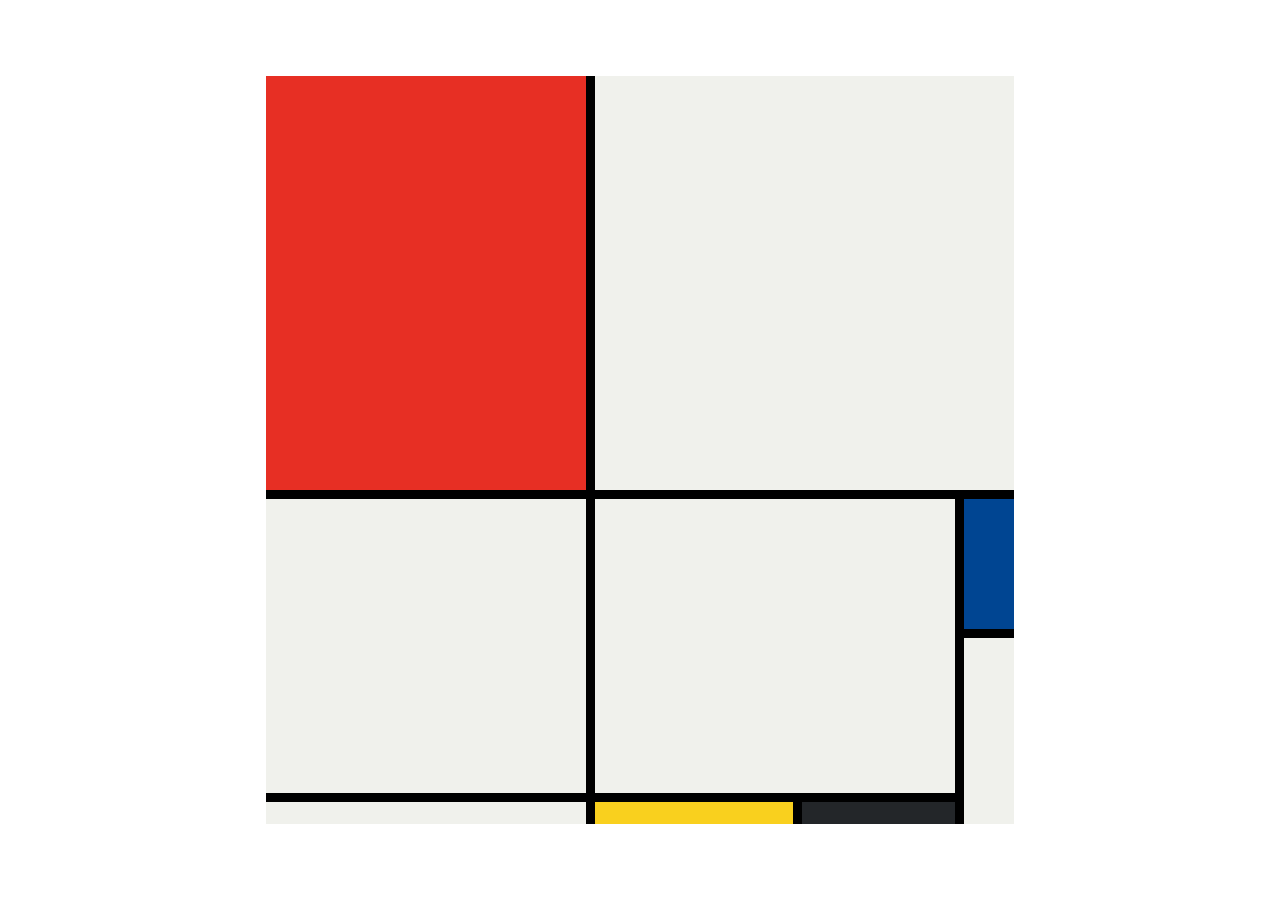
<file: Mondrian Grid/index.html>
<!DOCTYPE html>
<html lang="en">

<head>
  <meta charset="UTF-8">
  <meta name="viewport" content="width=device-width, initial-scale=1.0">
  <title>Mondrian Project</title>
  <style>
    /* 
    Gap Colour: #000
    White: #F0F1EC
    Red: #E72F24
    Black: #232629
    Blue: #004592
    Yellow: #F9D01E

    */
    body {
      display: flex;
      justify-content: center;
      align-items: center;
      height: 100vh;
      margin: 0;
      padding: 0;
    }
    
    .grid-container{
      display : grid;
      justify-self: center;
      background-color: #000;
      height: 748px;
      width: 748px;
      grid-template-columns: 320px 198px 153px 50px;
      grid-template-rows: 414px 130px 155px 22px;
      gap: 9px;
    }

    .red{
      background-color: #E72F24;
      grid-area: 1 / 1 / 2 / 2;
    }
    
    .yellow{
      background-color: #F9D01E;
      grid-area: 4 / 2 / 5 / 3;

    }
    .blue{
      background-color: #004592;
      grid-area: 2 / 4 / 3 / 5;
      border-bottom-width: 10px;
    }
    .white-1{
      background-color:#F0F1EC;
      grid-area: 1 / 2 / 2  / 5;
    }
    .white-2{
      background-color:#F0F1EC;
      grid-area: 2 / 1 / 4  / 2;
    }
    .white-3{
      background-color:#F0F1EC;
      grid-area: 2 / 2 / 4 / 4;
    }
    .white-4{
      background-color:#F0F1EC;
      grid-area: 4 / 1 / 5  / 2;

    }
    .white-5{
      background-color:#F0F1EC;
      grid-area: 3 / 4 / 5 / 5;
    }
    .black{
      background-color: #232629;
      grid-area: 4 /3 / 5 / 4;
    }
    

  </style>
</head>

<body>
  <div class = "grid-container">
    <div class = "red"></div>
    <div class = "white-1"></div>
    <div class = "white-2"></div>
    <div class = "white-3"></div>
    <div class = "white-4"></div>
    <div class = "white-5"></div>
    <div class = "black"></div>
    <div class = "blue"></div>
    <div class = "yellow"></div>
    <div class = "gap"></div>
  </div>

</body>

</html>
</file>
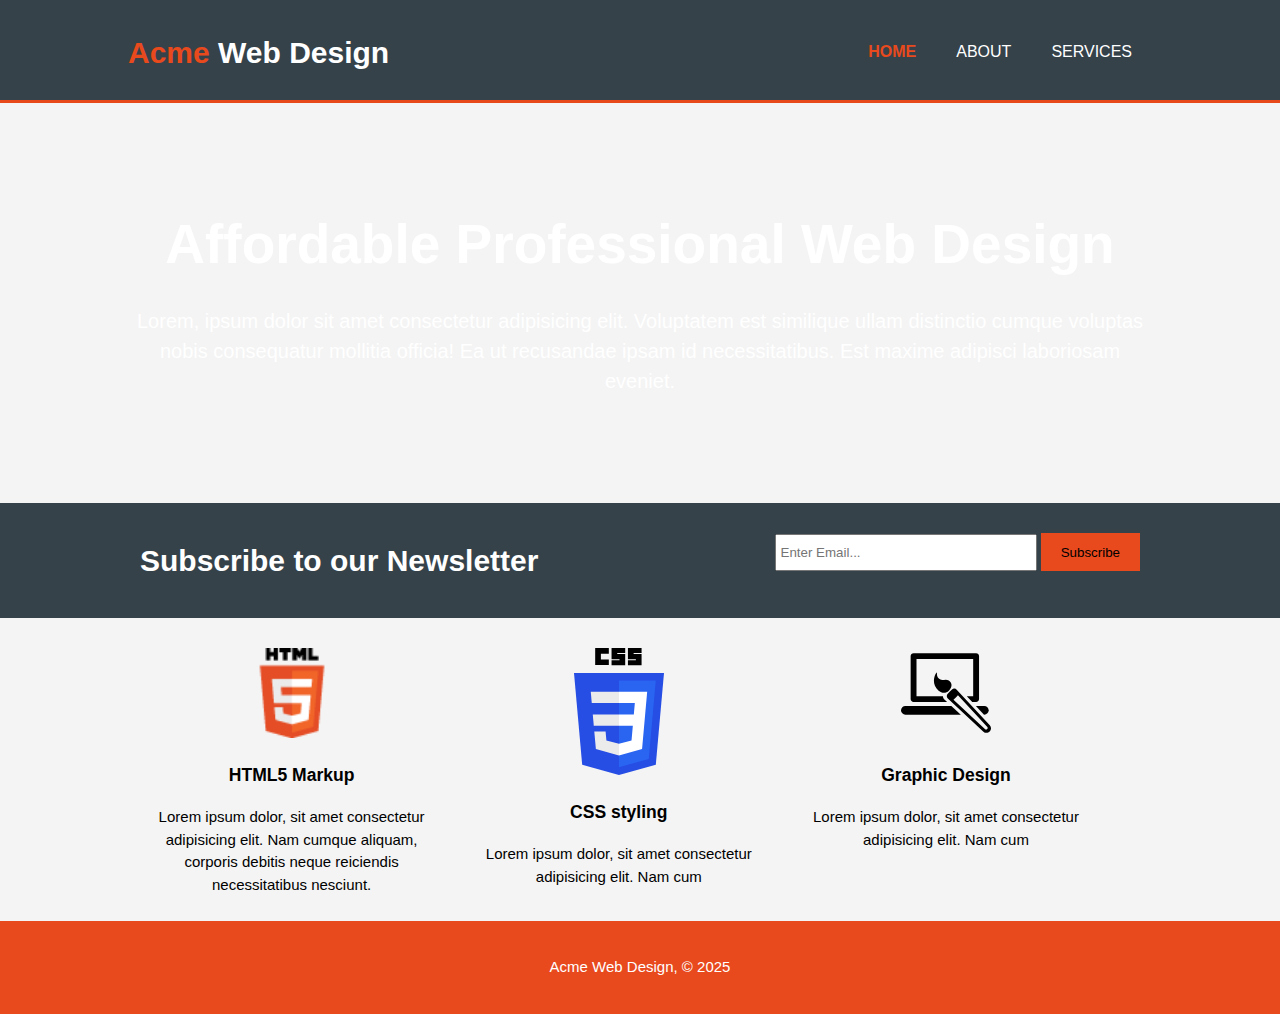
<file: dummy-websites/website-1/index.html>
<!DOCTYPE html>
<html lang="en">
<head>
    <meta charset="UTF-8">
    <meta http-equiv="X-UA-Compatible" content="IE=edge">
    <meta name="viewport" content="width=device-width, initial-scale=1.0">
    <meta name ="keywords" content="web design, affordable web design">
    <title>Acme Web Design | Welcome</title>
    <link rel="stylesheet" href="styles.css">
</head>

<body>
    <header> 
        <div class="container">
            <div id="branding">
                <h1><span class = "highlight">Acme</span> Web Design</h1>
            </div>
            <nav>
                <ul>
                    <li class = "current"><a href ="index.html">Home</a></li>
                    <li><a href ="about.html">About</a></li>
                    <li><a href ="services.html">Services</a></li>
                </ul>
            </nav>
        </div>
    </header>

    <section id ="showcase">
        <div class ="container">
            <h1>Affordable Professional Web Design</h1>
            <p>Lorem, ipsum dolor sit amet consectetur adipisicing elit. 
                Voluptatem est similique ullam distinctio cumque voluptas nobis consequatur mollitia officia! 
                Ea ut recusandae ipsam id necessitatibus. 
                Est maxime adipisci laboriosam eveniet.</p>
        </div>
    </section>

    <section id = "newsletter">
        <div class="container">
            <h1>Subscribe to our Newsletter</h1>
            <form>
                <input type ="email" placeholder = "Enter Email...">
                <button type = "submit" class = button1>Subscribe</button>
            </form>
        </div>
    </section>

    <section id = "boxes">
        <div class="container">
            <div class="box">
                <img src = "images/html.png">
                <h3>HTML5 Markup</h3>
                <p>Lorem ipsum dolor, sit amet consectetur adipisicing elit. 
                    Nam cumque aliquam, corporis debitis neque reiciendis necessitatibus nesciunt.
            </div>

            <div class="box">
                <img src = "images/css.svg">
                <h3>CSS styling</h3>
                <p>Lorem ipsum dolor, sit amet consectetur adipisicing elit. 
                    Nam cum 
            </div>

            <div class="box">
                <img src = "images/brush.svg">
                <h3>Graphic Design</h3>
                <p>Lorem ipsum dolor, sit amet consectetur adipisicing elit. 
                    Nam cum
            </div>
        </div>
    </section>

    <footer>
        <p>
            Acme Web Design, &copy; 2025
        </p>
    </footer>


</body>
</html>
</file>
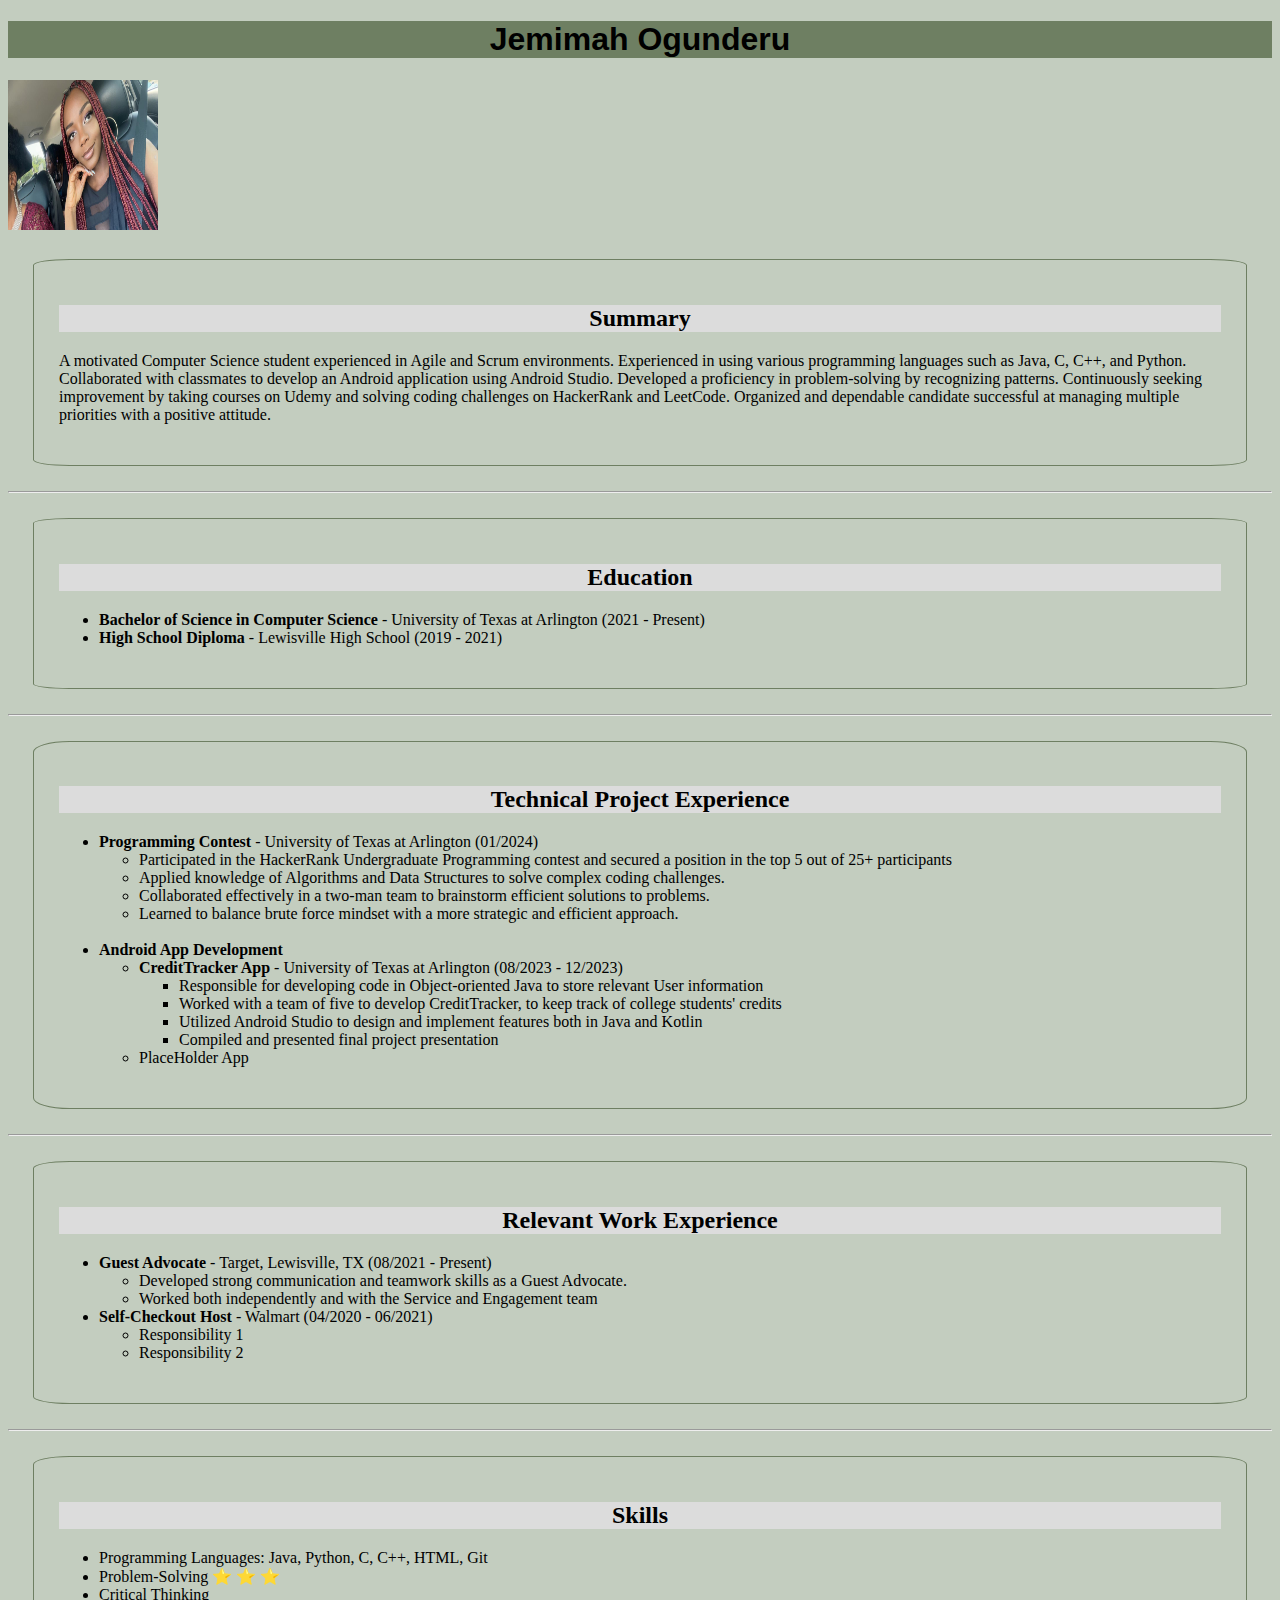
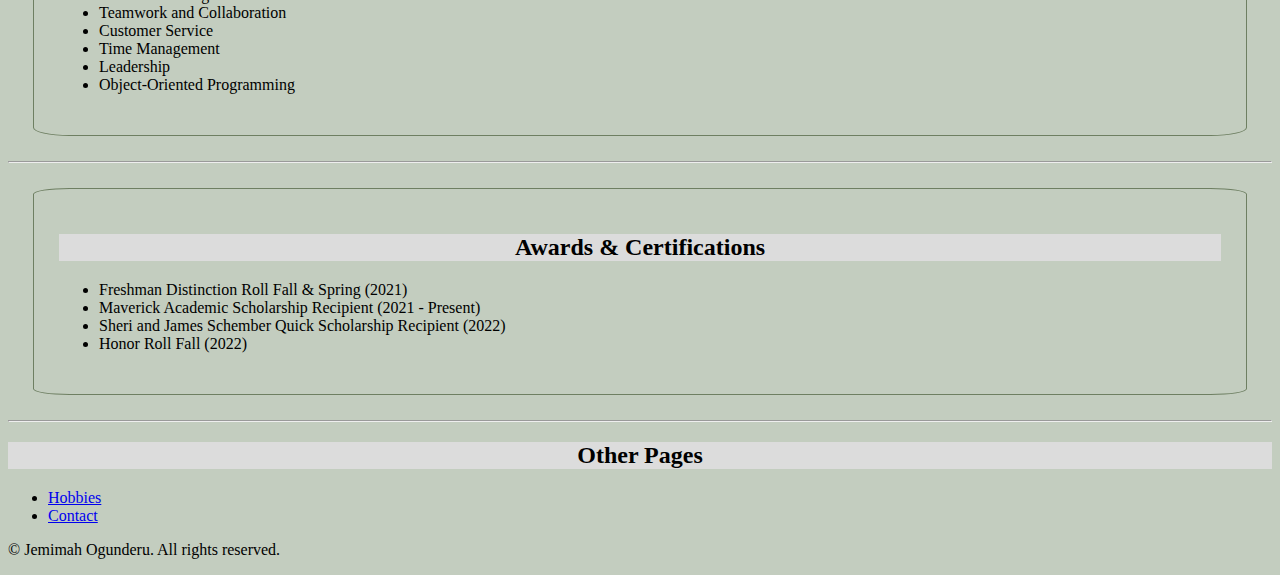
<file: portfolio.html>
<!DOCTYPE html>
<html lang="en">

<head>
    <meta charset="UTF-8">
    <meta name="viewport" content="width=device-width, initial-scale=1.0">
    <title>My Resume</title>
    <link rel = "stylesheet" href = "./mystyle.css"/>

    <link rel="preconnect" href="https://fonts.googleapis.com">
    <link rel="preconnect" href="https://fonts.gstatic.com" crossorigin>
    <link href="https://fonts.googleapis.com/css2?family=Playwrite+AU+SA:wght@100..400&display=swap" rel="stylesheet">
</head>

<body>
    <header>
        <h1>Jemimah Ogunderu</h1>
        <img src="./personal_pic.jpg" alt="Profile Photo" style="width:150px;height:150px;">
    </header>

    <section id="summary" class ="sec">
        <h2>Summary</h2>
        <p>A motivated Computer Science student experienced in Agile and Scrum environments. Experienced in using various programming languages such as Java, C, C++, and Python. Collaborated with classmates to develop an Android application using Android Studio. Developed a proficiency in problem-solving by recognizing patterns. Continuously seeking improvement by taking courses on Udemy and solving coding challenges on HackerRank and LeetCode. Organized and dependable candidate successful at managing multiple priorities with a positive attitude.</p>
    </section>

    <hr/>

    <section id="education" class = "sec">
        <h2>Education</h2>
        <ul>
            <li><strong>Bachelor of Science in Computer Science</strong> - University of Texas at Arlington (2021 - Present)</li>
            <li><strong>High School Diploma</strong> - Lewisville High School (2019 - 2021)</li>
        </ul>
    </section>

    <hr/>
    <section id="project-experience" class = "sec">
        <h2>Technical Project Experience</h2>
        <ul>
            <li>
                <strong>Programming Contest</strong> - University of Texas at Arlington (01/2024)
                <ul>
                    <li>Participated in the HackerRank Undergraduate Programming contest and secured a position in the top 5 out of 25+ participants</li>
                    <li>Applied knowledge of Algorithms and Data Structures to solve complex coding challenges.</li>
                    <li>Collaborated effectively in a two-man team to brainstorm efficient solutions to problems.</li>
                    <li>Learned to balance brute force mindset with a more strategic and efficient approach.</li>

                </ul>
            </li>
            <br>

            <li>
                <strong>Android App Development</strong>
                <ul>
                    <li><strong> CreditTracker App</strong>  - University of Texas at Arlington (08/2023 - 12/2023)
                    <ul>
                        <li>Responsible for developing code in Object-oriented Java to store relevant User information</li>
                        <li>Worked with a team of five to develop CreditTracker, to keep track of college students' credits </li>
                        <li>Utilized Android Studio to design and implement features both in Java and Kotlin</li>
                        <li>Compiled and presented final project presentation</li>
                    </ul>
                    </li>
                    
                    <li> PlaceHolder App</li>
                </ul>
            </li>
        </ul>
    </section>

    <hr/>

    <section id="work-experience" class = "sec">
        <h2>Relevant Work Experience</h2>
        <ul>
            <li>
                <strong>Guest Advocate</strong> - Target, Lewisville, TX (08/2021 - Present)
                <ul>
                    <li>Developed strong communication and teamwork skills as a Guest Advocate.</li>
                    <li>Worked both independently and with the Service and Engagement team</li>
                </ul>
            </li>
            <li>
                <strong>Self-Checkout Host</strong> - Walmart (04/2020 - 06/2021)
                <ul>
                    <li>Responsibility 1</li>
                    <li>Responsibility 2</li>
                </ul>
            </li>
        </ul>
    </section>

    <hr/>

    <section id= "skills" class = "sec">
        <h2>Skills</h2>
        <ul>
            <li>Programming Languages: Java, Python, C, C++, HTML, Git</li>
            <li>Problem-Solving ⭐️ ⭐️ ⭐️</li>
            <li>Critical Thinking</li>
            <li>Teamwork and Collaboration</li>
            <li>Customer Service</li>
            <li>Time Management</li>
            <li>Leadership</li>
            <li>Object-Oriented Programming</li>
        </ul>
    </section>

    <hr/>

    <section id="achievements" class = "sec">
        <h2>Awards & Certifications</h2>
        <ul>
            <li>Freshman Distinction Roll Fall & Spring (2021)</li>
            <li>Maverick Academic Scholarship Recipient (2021 - Present)</li>
            <li>Sheri and James Schember Quick Scholarship Recipient (2022)</li>
            <li>Honor Roll Fall (2022)</li>
        </ul>
    </section>

    <hr/>
    <nav>
        <h2>Other Pages</h2>
        <ul>
            <li><a href="hobbies.html">Hobbies</a></li>
            <li><a href="contact.html">Contact</a></li>
        </ul>
    </nav>

    <footer>
        <p>&copy; Jemimah Ogunderu. All rights reserved.</p>
    </footer>
</body>

</html>
</file>
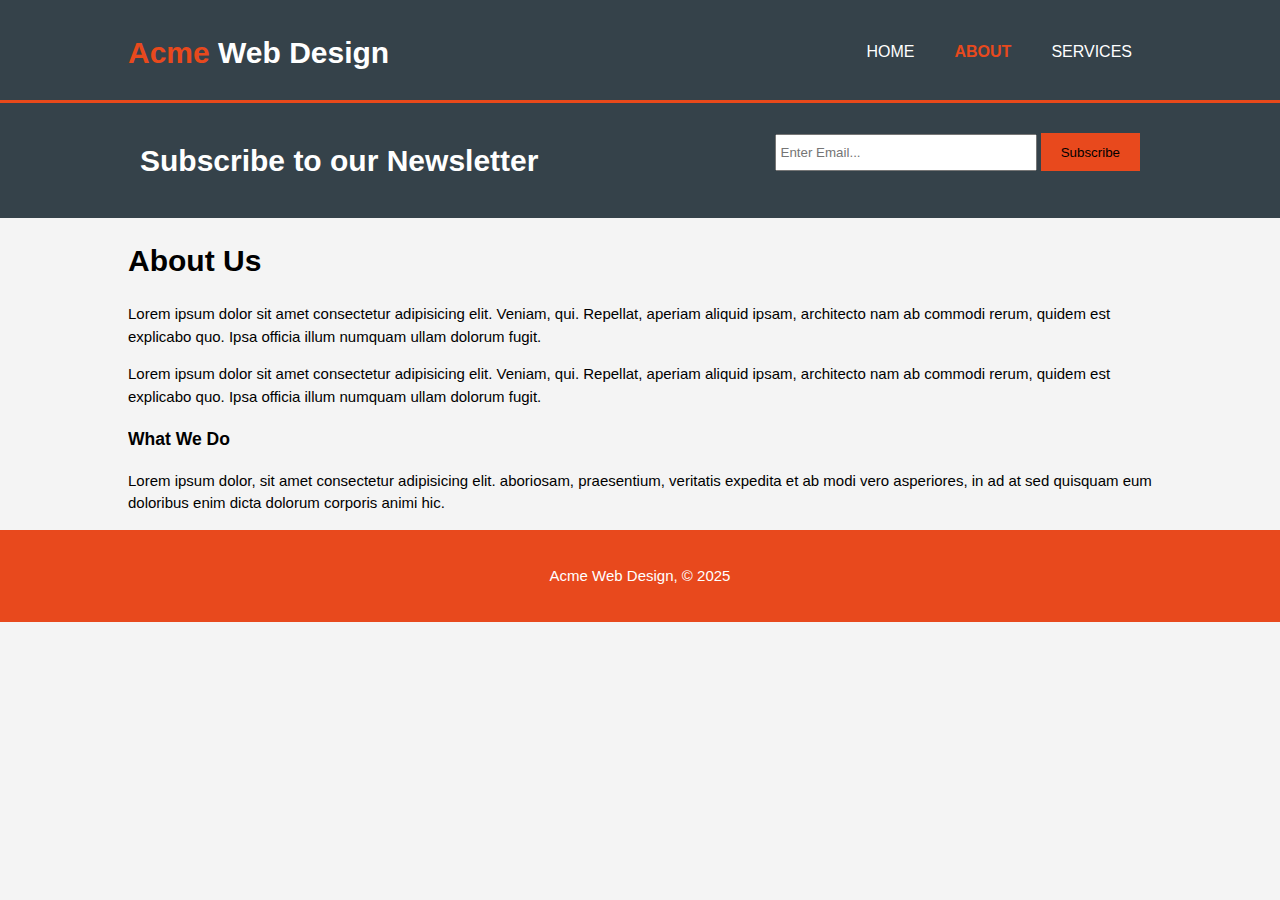
<file: dummy-websites/website-1/about.html>
<!DOCTYPE html>
<html lang="en">
<head>
    <meta charset="UTF-8">
    <meta http-equiv="X-UA-Compatible" content="IE=edge">
    <meta name="viewport" content="width=device-width, initial-scale=1.0">
    <meta name ="keywords" content="web design, affordable web design">
    <title>Acme Web Design | About </title>
    <link rel="stylesheet" href="styles.css">
</head>

<body>
    <header> 
        <div class="container">
            <div id="branding">
                <h1><span class = "highlight">Acme</span> Web Design</h1>
            </div>
            <nav>
                <ul>
                    <li><a href ="index.html">Home</a></li>
                    <li class = "current"><a href ="about.html">About</a></li>
                    <li><a href ="services.html">Services</a></li>
                </ul>
            </nav>
        </div>
    </header>

    <section id = "newsletter">
        <div class="container">
            <h1>Subscribe to our Newsletter</h1>
            <form>
                <input type ="email" placeholder = "Enter Email...">
                <button type = "submit" class = button1>Subscribe</button>
            </form>
        </div>
    </section>

    <section id = "main">
        <div class="container">
            <article id = "main-col">
                <h1 class ="page-title">
                    About Us </h1>
                    <p> Lorem ipsum dolor sit amet consectetur adipisicing elit. 
                        Veniam, qui. Repellat, aperiam aliquid ipsam, architecto nam ab commodi rerum, quidem est explicabo quo. 
                        Ipsa officia illum numquam ullam dolorum fugit.</p>
                
                    <p class = "dark"> Lorem ipsum dolor sit amet consectetur adipisicing elit. 
                        Veniam, qui. Repellat, aperiam aliquid ipsam, architecto nam ab commodi rerum, quidem est explicabo quo. 
                        Ipsa officia illum numquam ullam dolorum fugit.</p>
            </article>

            <aside id =  "sidebar">
                <div class ="dark">
                <h3> What We Do</h3>
                <p>Lorem ipsum dolor, sit amet consectetur adipisicing elit. 
                    aboriosam, praesentium, veritatis expedita et ab modi vero asperiores, 
                    in ad at sed quisquam eum doloribus enim dicta dolorum corporis animi hic.</p>
                </div>
            </aside>
            
        </div>
    </section>

    <footer>
        <p>Acme Web Design, &copy; 2025</p>
    </footer>


</body>
</html>
</file>
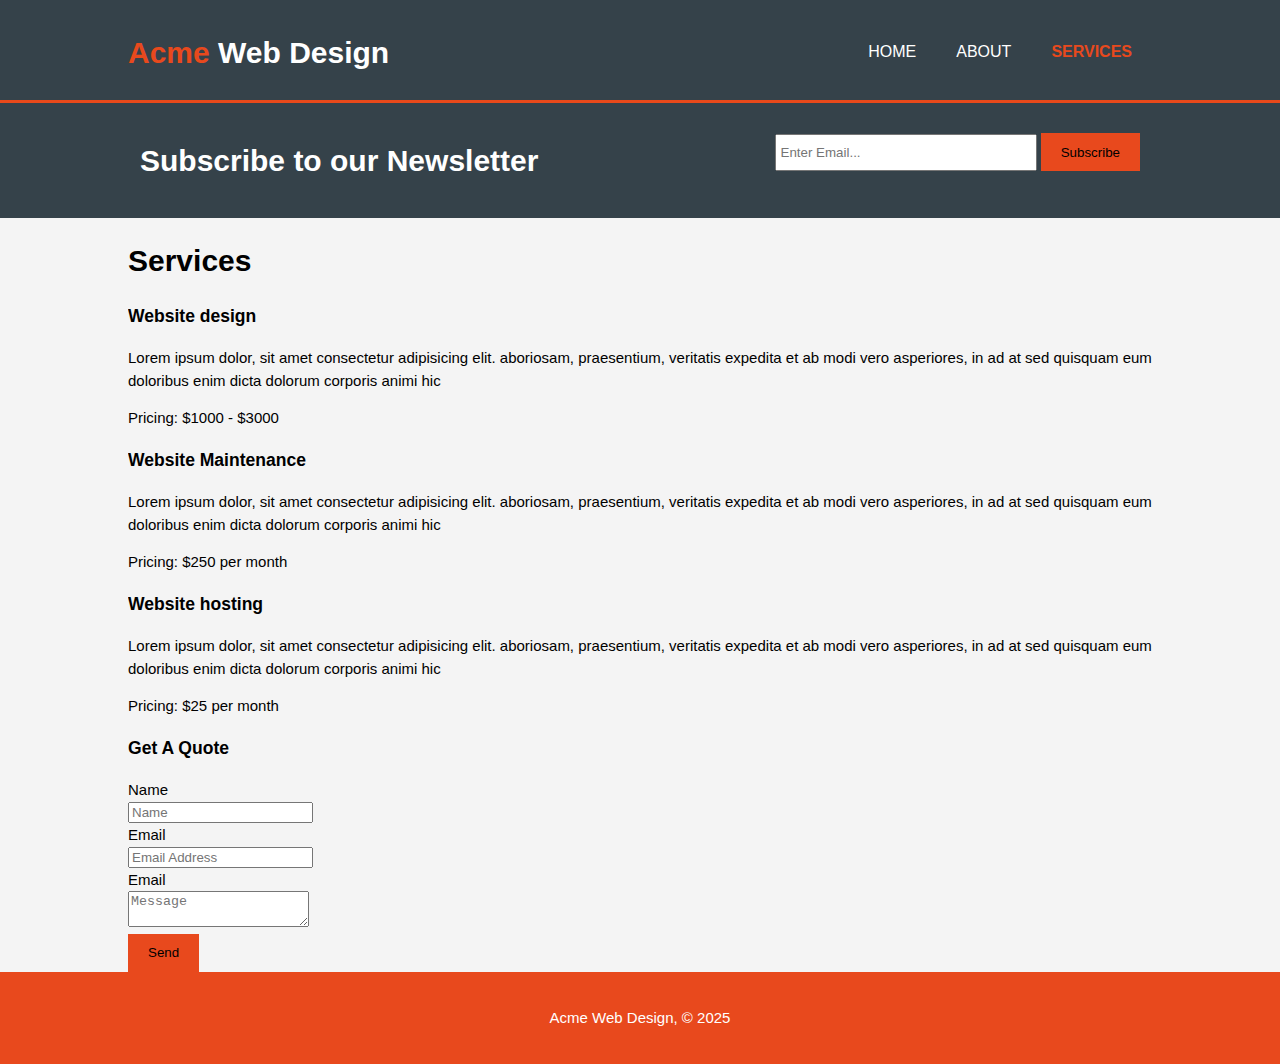
<file: dummy-websites/website-1/services.html>
<!DOCTYPE html>
<html lang="en">
<head>
    <meta charset="UTF-8">
    <meta http-equiv="X-UA-Compatible" content="IE=edge">
    <meta name="viewport" content="width=device-width, initial-scale=1.0">
    <meta name ="keywords" content="web design, affordable web design">
    <title>Acme Web Design | Services </title>
    <link rel="stylesheet" href="styles.css">
</head>

<body>
    <header> 
        <div class="container">
            <div id="branding">
                <h1><span class = "highlight">Acme</span> Web Design</h1>
            </div>
            <nav>
                <ul>
                    <li><a href ="index.html">Home</a></li>
                    <li ><a href ="about.html">About</a></li>
                    <li class = "current"><a href ="services.html">Services</a></li>
                </ul>
            </nav>
        </div>
    </header>

    <section id = "newsletter">
        <div class="container">
            <h1>Subscribe to our Newsletter</h1>
            <form>
                <input type ="email" placeholder = "Enter Email...">
                <button type = "submit" class = button1>Subscribe</button>
            </form>
        </div>
    </section>

    <section id = "main">
        <div class="container">
            <article id = "main-col">
                <h1 class ="page-title">
                    Services </h1>
                    <ul id = "services">
                        <li>
                            <h3>Website design</h3>
                            <p>Lorem ipsum dolor, sit amet consectetur adipisicing elit. 
                                aboriosam, praesentium, veritatis expedita et ab modi vero asperiores, 
                                in ad at sed quisquam eum doloribus enim dicta dolorum corporis animi hic</p>
                            <p> Pricing: $1000 - $3000</p>
                        </li>

                        <li>
                            <h3>Website Maintenance</h3>
                            <p>Lorem ipsum dolor, sit amet consectetur adipisicing elit. 
                                aboriosam, praesentium, veritatis expedita et ab modi vero asperiores, 
                                in ad at sed quisquam eum doloribus enim dicta dolorum corporis animi hic</p>
                            <p> Pricing: $250 per month</p>
                        </li>

                        <li>
                            <h3>Website hosting</h3>
                            <p>Lorem ipsum dolor, sit amet consectetur adipisicing elit. 
                                aboriosam, praesentium, veritatis expedita et ab modi vero asperiores, 
                                in ad at sed quisquam eum doloribus enim dicta dolorum corporis animi hic</p>
                            <p> Pricing: $25  per month</p>
                        </li>

                    </ul>
            </article>

            <aside id =  "sidebar">
                <div class ="dark">
                <h3>Get A Quote</h3>
                <form class = "quote">
                    <div>
                        <label>Name</label> <br>
                        <input type ="text" placeholder = "Name">
                    </div>
                    <div> 
                        <label>Email</label> <br>
                        <input type ="email" placeholder = "Email Address">
                    </div>
                    <div> 
                        <label>Email</label> <br>
                        <textarea placeholder = "Message"></textarea>
                    </div>
                        <button type = "submit" class = button1>Send</button>
                </form>
                </div>
            </aside>
            
        </div>
    </section>

    <footer>
        <p>Acme Web Design, &copy; 2025</p>
    </footer>


</body>
</html>
</file>
<file: dummy-websites/website-1/styles.css>
body{
    font-family: Arial, Helvetica, sans-serif;
    font-size: 15px;
    line-height: 1.5em;

    font: 15px/1.5 Arial, Helvetica, sans-serif;

    padding:0;
    margin:0;
    background-color: #f4f4f4;
}

.container{
    width: 80%;
    margin: auto;
    overflow: hidden;


}

ul{
    margin : 0;
    padding: 0;
}

.button1{
    height: 38px;
    background-color: #e8491d;
    border: none;
    padding-left: 20px;
    padding-right: 20px;
}

header{ 
    background: #35424A;
    color:#ffffff;
    padding-top: 30px;
    min-height: 70px;
    border-bottom: #e8491b 3px solid;
}

header a{
    color: #ffffff;
    text-decoration: none;
    text-transform: uppercase;
    font-size: 16px;
}

header li{
    float: left;
    display: inline;
    padding: 0 20px  0 20px;
}

header #branding{
    float:left;
}
header #branding h1{
    margin: 0;
}

header nav{
    float:right;
    margin-top : 10px;
}

header .highlight, header .current a{
    color: #e8491d;
    font-weight: bold;
}

header a:hover{
    color: #cccccc;
    font-weight: bold;
}

/*showcase*/
#showcase {
    min-height: 400px;
    background-image: url('https://cdn-dynmedia-1.microsoft.com/is/image/microsoftcorp/MSFT-Woman-opening-laptop?scl=1&fmt=png-alpha');
    background-repeat: no-repeat;
    background-position: center center;
    background-size: cover;  /* This makes it fit the container */
    color: white;
    text-align: center;
  }
  

#showcase h1{
    margin-top: 100px;
    font-size: 55px;
    margin-bottom: 10px;
}

#showcase p {
    font-size: 20px;
}

#newsletter{
    padding: 15px;
    color: white;
    background: #35424A;
}

#newsletter h1{
    float: left;
}
#newsletter form{
    float: right;
    margin-top:15px ;
}

#newsletter input[type ="email"]{
    padding:4px;
    height: 25px;
    width: 250px;
}

#boxes{
    margin-top:20px;
}

#boxes .box{
    float: left;
    width: 30%;
    padding : 10px;
    text-align: center;
}

#boxes .box img{
    width:90px;
    height: auto;
}

footer{
    padding: 20px;
    background-color: #e8491d;
    text-align: center;
    color: white;
}
</file>
<file: mystyle.css>
html{
    background-color: #C3CDBF;
    color : black;
    font-family: "Comfortaa"
}

#summary{
    color: black
}

.sec{
    background-color:#C3CDBF;
    padding : 25px;
    margin : 25px;
    border : 0.1em solid;
    border-color: #6e7f62;
    border-radius: 3%;
}

h1{
    background-color: #6e7f62;
    font-family: sans-serif;
    text-align: center;
    text-decoration: aqua;
}

h2 {
    color : black;
    background-color: gainsboro;
    text-align: center;
}

img{
    max-height: 300px;
    width: 200px;
}
</file>
